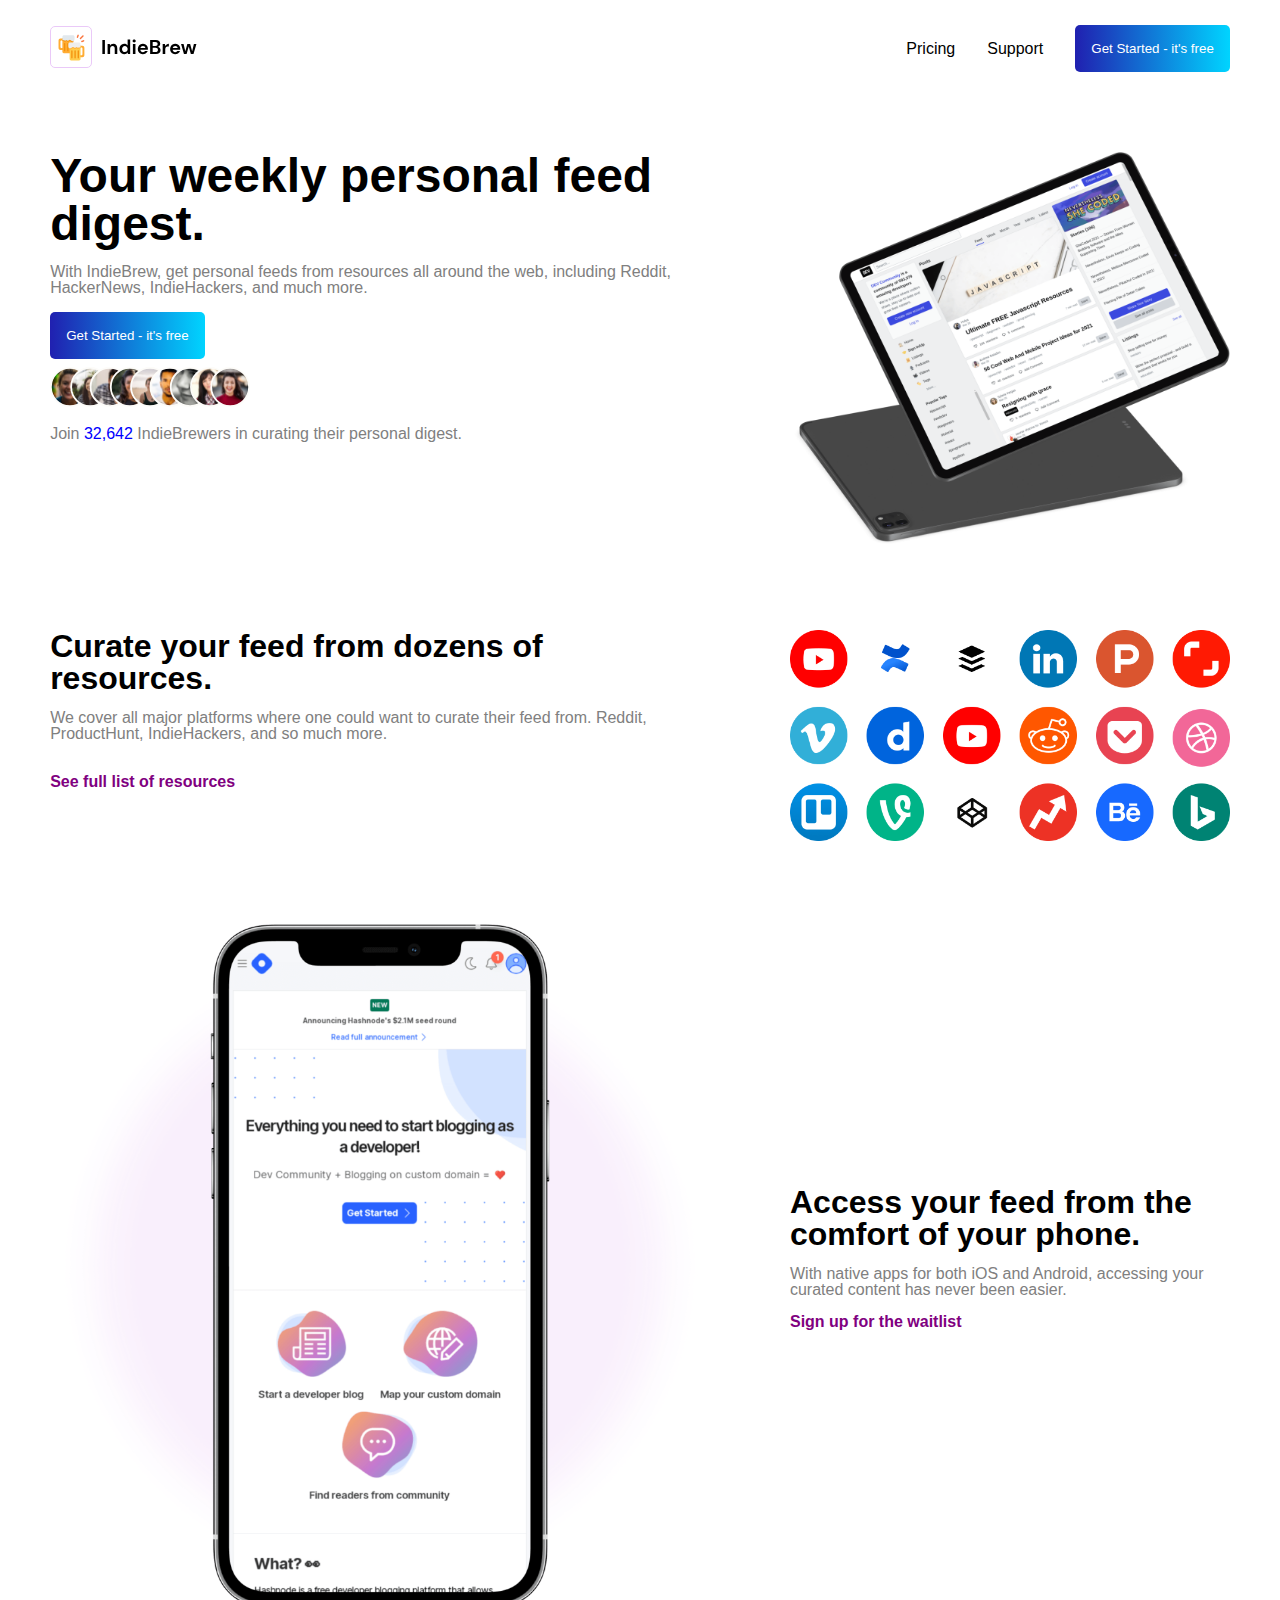
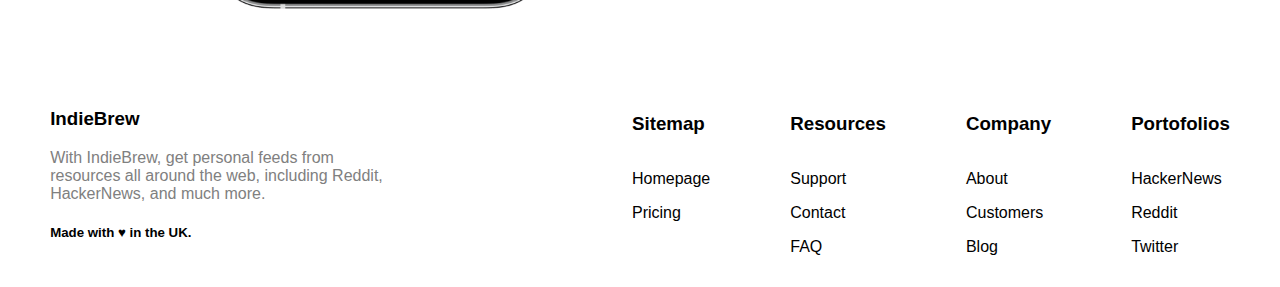
<file: index.html>
<!DOCTYPE html>
<html lang="en">
<head>
    <meta charset="UTF-8">
    <meta http-equiv="X-UA-Compatible" content="IE=edge">
    <meta name="viewport" content="width=device-width, initial-scale=1.0">
    <link rel="stylesheet" href="style.css">
    <link rel="shortcut icon" href="Assets/icons8-beer-16.png" type="image/x-icon">
    <title>IndieBrew</title>
</head>
<body>
    <header>
        <nav class="navigation">
            <div class="logo">
                <img src="Assets/Logo.svg" alt="">
            </div>
            <div class="nav-menu">
                <a href="">Pricing</a>
                <a href="">Support</a>
                <a href="/IndieBrew/signup.html">
                    <button class="btn-sub">
                        <span>Get Started - it's free</span>
                    </button>
                </a>
            </div>
        </nav>
        <section class="first">
            <div class="left-content">
                <h1>Your weekly personal feed digest.</h1>
                <p class="text-gray">With IndieBrew, get personal feeds from resources all around the web, including Reddit, HackerNews, IndieHackers, and much more.</p>
                <a href="/IndieBrew/signup.html">
                    <button class="btn-sub">
                        <span>Get Started - it's free</span>
                    </button>
                </a>
                <img class="user-avatars" src="Assets/User Avatars.svg" alt="">
                <p class="text-gray">
                    Join <span class="text-statistic">32,642</span> IndieBrewers in curating their personal digest.
                </p>
            </div>
            <div class="right-content">
                <img src="Assets/Feed Mockup.png" alt="">
            </div>
        </section>
    </header>
    <section class="second">
        <div class="left-content">
            <h2>Curate your feed from dozens of resources.</h2>
            <p class="text-gray">We cover all major platforms where one could want to curate their feed from. Reddit, ProductHunt, IndieHackers, and so much more.</p>
            <p class="text-purple">See full list of resources</p>
        </div>
        <div class="right-content">
            <img src="Assets/Social Media Icons.png" alt="">
        </div>
    </section>
    <section class="third">
        <div class="left-content">
            <img src="Assets/Phone Mockup.png" alt="">
        </div>
        <div class="right-content">
            <h2>Access your feed from the comfort of your phone.</h2>
            <p class="text-gray">With native apps for both iOS and Android, accessing your curated content has never been easier.</p>
            <a href="">
                <p class="text-purple">Sign up for the waitlist</p>
            </a>
        </div>
    </section>
    <footer class="footer">
        <div class="footer-left">
            <h3>IndieBrew</h3>
            <p class="text-gray">With IndieBrew, get personal feeds from resources all around the web, including Reddit, HackerNews, and much more.</p>
            <h5>Made with ♥ in the UK.</h5>
        </div>
        <div class="footer-links">
            <div class="sitemap">
                <h3>Sitemap</h3>
                <a href="#Homepage">Homepage</a>
                <a href="#pricing">Pricing</a>
            </div>
            <div class="resources">
                <h3>Resources</h3>
                <a href="#Support">Support</a>
                <a href="#Contact">Contact</a>
                <a href="#FAQ">FAQ</a>
            </div>
            <div class="company">
                <h3>Company</h3>
                <a href="#about">About</a>
                <a href="#customers">Customers</a>
                <a href="#blog">Blog</a>
            </div>
            <div class="portofolios">
                <h3>Portofolios</h3>
                <a href="#news">HackerNews</a>
                <a href="#reddit">Reddit</a>
                <a href="#twitter">Twitter</a>
            </div>
        </div>
    </footer>
</body>
</html>
</file>
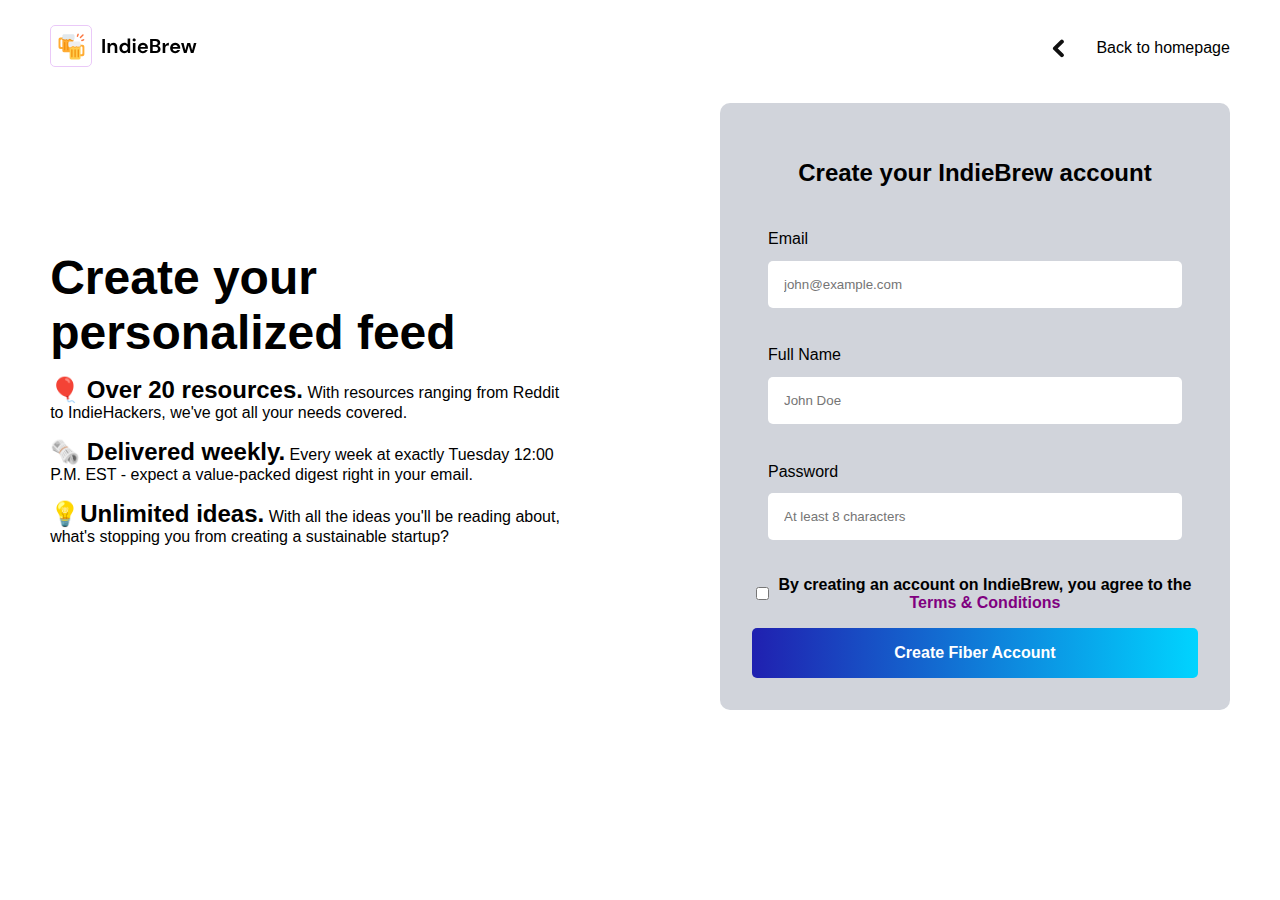
<file: signup.html>
<!DOCTYPE html>
<html lang="en">
  <head>
    <meta charset="UTF-8" />
    <meta http-equiv="X-UA-Compatible" content="IE=edge" />
    <meta name="viewport" content="width=device-width, initial-scale=1.0" />
    <link rel="stylesheet" href="style-signup.css" />
    <title>IndieBrew</title>
  </head>
  <body>
    <header>
      <nav class="navigation">
        <div class="logo">
          <img src="Assets/Logo.svg" alt="" />
        </div>
        <div class="nav-menu-singup">
          <a href="/IndieBrew/index.html">
            <img src="Assets/Back Arrow.svg" alt="" />
            <span>Back to homepage</span>
          </a>
        </div>
      </nav>
    </header>
    <section>
      <div class="left-content">
        <h1>Create your personalized feed</h1>
        <p>
          <span>🎈 Over 20 resources.</span> With resources ranging from Reddit
          to IndieHackers, we've got all your needs covered.
        </p>
        <p>
          <span>🗞️ Delivered weekly.</span> Every week at exactly Tuesday 12:00
          P.M. EST - expect a value-packed digest right in your email.
        </p>
        <p>
          <span>💡Unlimited ideas.</span> With all the ideas you'll be reading
          about, what's stopping you from creating a sustainable startup?
        </p>
      </div>
      <div class="right-content">
        <div class="forms">
            <form action="">
                <h3>Create your IndieBrew account</h3>
                <div class="text-field">
                    <label for="">Email</label>
                    <input type="email" placeholder="john@example.com">
                </div>
                <div class="text-field">
                    <label for="">Full Name</label>
                    <input type="text" placeholder="John Doe">
                </div>
                <div class="text-field">
                    <label for="">Password</label>
                    <input type="password" placeholder="At least 8 characters">
                </div>
                <div class="agreement-field">
                    <input type="checkbox" name="" id="">
                    <p>By creating an account on IndieBrew, you agree to the <span>Terms & Conditions</span></p>
                </div>
                <button type="submit" class="btn-sub">
                    <span>Create Fiber Account</span>
                </button>
            </form>
        </div>
      </div>
    </section>
  </body>
</html>
</file>
<file: style.css>
html,
body {
  box-sizing: border-box;
  font-family: DM Sans, sans-serif;
  max-width: 1280px;
  margin: 0 auto;
  padding: 1% 2%;
}

img {
  max-width: 100%;
  height: auto;
}

*,
*::after,
*::before {
  box-sizing: border-box;
}

.text-gray {
  color: gray;
}

a {
  text-decoration: none;
  color: black;
}

/* HEADER */

.navigation {
  display: flex;
  justify-content: space-between;
  align-items: center;
}

.nav-menu {
  display: flex;
  gap: 2rem;
  align-items: center;
}

.btn-sub {
  padding: 1rem;
  border-radius: 5px;
  border: 0;
  background: rgb(32, 32, 176);
  background: linear-gradient(
    90deg,
    rgba(32, 32, 176, 1) 0%,
    rgba(0, 212, 255, 1) 100%
  );
  color: white;
  cursor: pointer;
}

.first,
.second,
.third {
  margin-top: 5rem;
  display: flex;
  justify-content: space-between;
  gap: 5rem;
  line-height: 1;
}

.left-content {
  flex-basis: 60%;
  display: flex;
  flex-direction: column;
  text-align: start;
}

.left-content > h1 {
  font-size: 3rem;
  font-weight: 800;
  margin: 0;
}

.left-content > a {
  width: fit-content;
}

.left-content > h2,
.right-content > h2 {
  font-size: 2rem;
  margin: 0;
  font-weight: 700;
}

.text-purple {
  color: purple;
  font-weight: 700;
}

.right-content {
  flex-basis: 40%;
}

.user-avatars {
  display: block;
  margin-top: 0.5rem;
  margin-bottom: 0.2rem;
  width: 200px;
}

.text-statistic {
  color: blue;
}

.third {
  align-items: center;
}

.footer {
  display: flex;
  justify-content: space-between;
  align-items: center;
  margin-top: 5rem;
}

.footer-left {
  flex-basis: 30%;
}

.footer-links {
  display: flex;
  gap: 5rem;
}

.sitemap,
.resources,
.company,
.portofolios {
  display: flex;
  flex-direction: column;
  gap: 1rem;
}

@media (max-width: 767px) {
  .navigation {
    flex-direction: column;
  }

  .nav-menu {
    margin-top: 1rem;
  }

  .first, .second, .third {
    flex-direction: column;
  }

  .footer {
    flex-direction: column;
  }

  .footer-links {
    flex-wrap: wrap;
    justify-content: center;
  }
}
</file>
<file: style-signup.css>
html,
body {
  box-sizing: border-box;
  font-family: DM Sans, sans-serif;
  max-width: 1280px;
  margin: 0 auto;
  padding: 1% 2%;
}

img {
  max-width: 100%;
  height: auto;
}

*,
*::after,
*::before {
  box-sizing: border-box;
}

.text-gray {
  color: gray;
}

a {
  text-decoration: none;
  color: black;
}

/* HEADER */

.navigation {
  display: flex;
  justify-content: space-between;
  align-items: center;
}

.nav-menu-singup > a {
  display: flex;
  gap: 2rem;
  align-items: center;
}

.btn-sub {
  padding: 1rem;
  border-radius: 5px;
  border: 0;
  background: rgb(32, 32, 176);
  background: linear-gradient(
    90deg,
    rgba(32, 32, 176, 1) 0%,
    rgba(0, 212, 255, 1) 100%
  );
  color: white;
  cursor: pointer;
  width: 100%;
}

.btn-sub > span {
    font-size: 1rem;
    font-weight: 700;
}


section {
    display: flex;
    padding: 2rem 0;
    gap: 10rem;
    justify-content: space-between;
    align-items: center;
}

.left-content {
    flex-basis: 60%;
}

.left-content h1 {
    font-size: 3rem;
    font-weight: 800;
    margin: 0;
}

.left-content > p > span {
    font-weight: bold;
    font-size: 1.5rem;
}

.right-content {
    background-color: #d1d4db;
    width: 100%;
    border-radius: 10px;
    flex-basis: 60%;
}

.forms {
    padding: 2rem;
    width: 100%;
    text-align: center;
}

.text-field {
    padding: 1.2rem 1rem;
    display: flex;
    flex-direction: column;
    
}

.text-field label {
    text-align: left;
}

.text-field input {
    padding: 1rem;
    border: none;
    border-radius: 5px;
    margin-top: 0.8rem;
}

.agreement-field {
    display: flex;
    align-items: center;
}

.agreement-field > p {
    font-size: 1rem;
    font-weight: 600;
}

.agreement-field > p > span {
    color: purple;
}

form > h3 {
    font-size: 1.5rem;
    font-weight: 700;
}

@media (max-width: 767px) {
    .nav-menu-singup > a > span {
        display: none;
        padding-right: 1rem;
    }

    section {
        flex-direction: column;
    }
}
</file>
